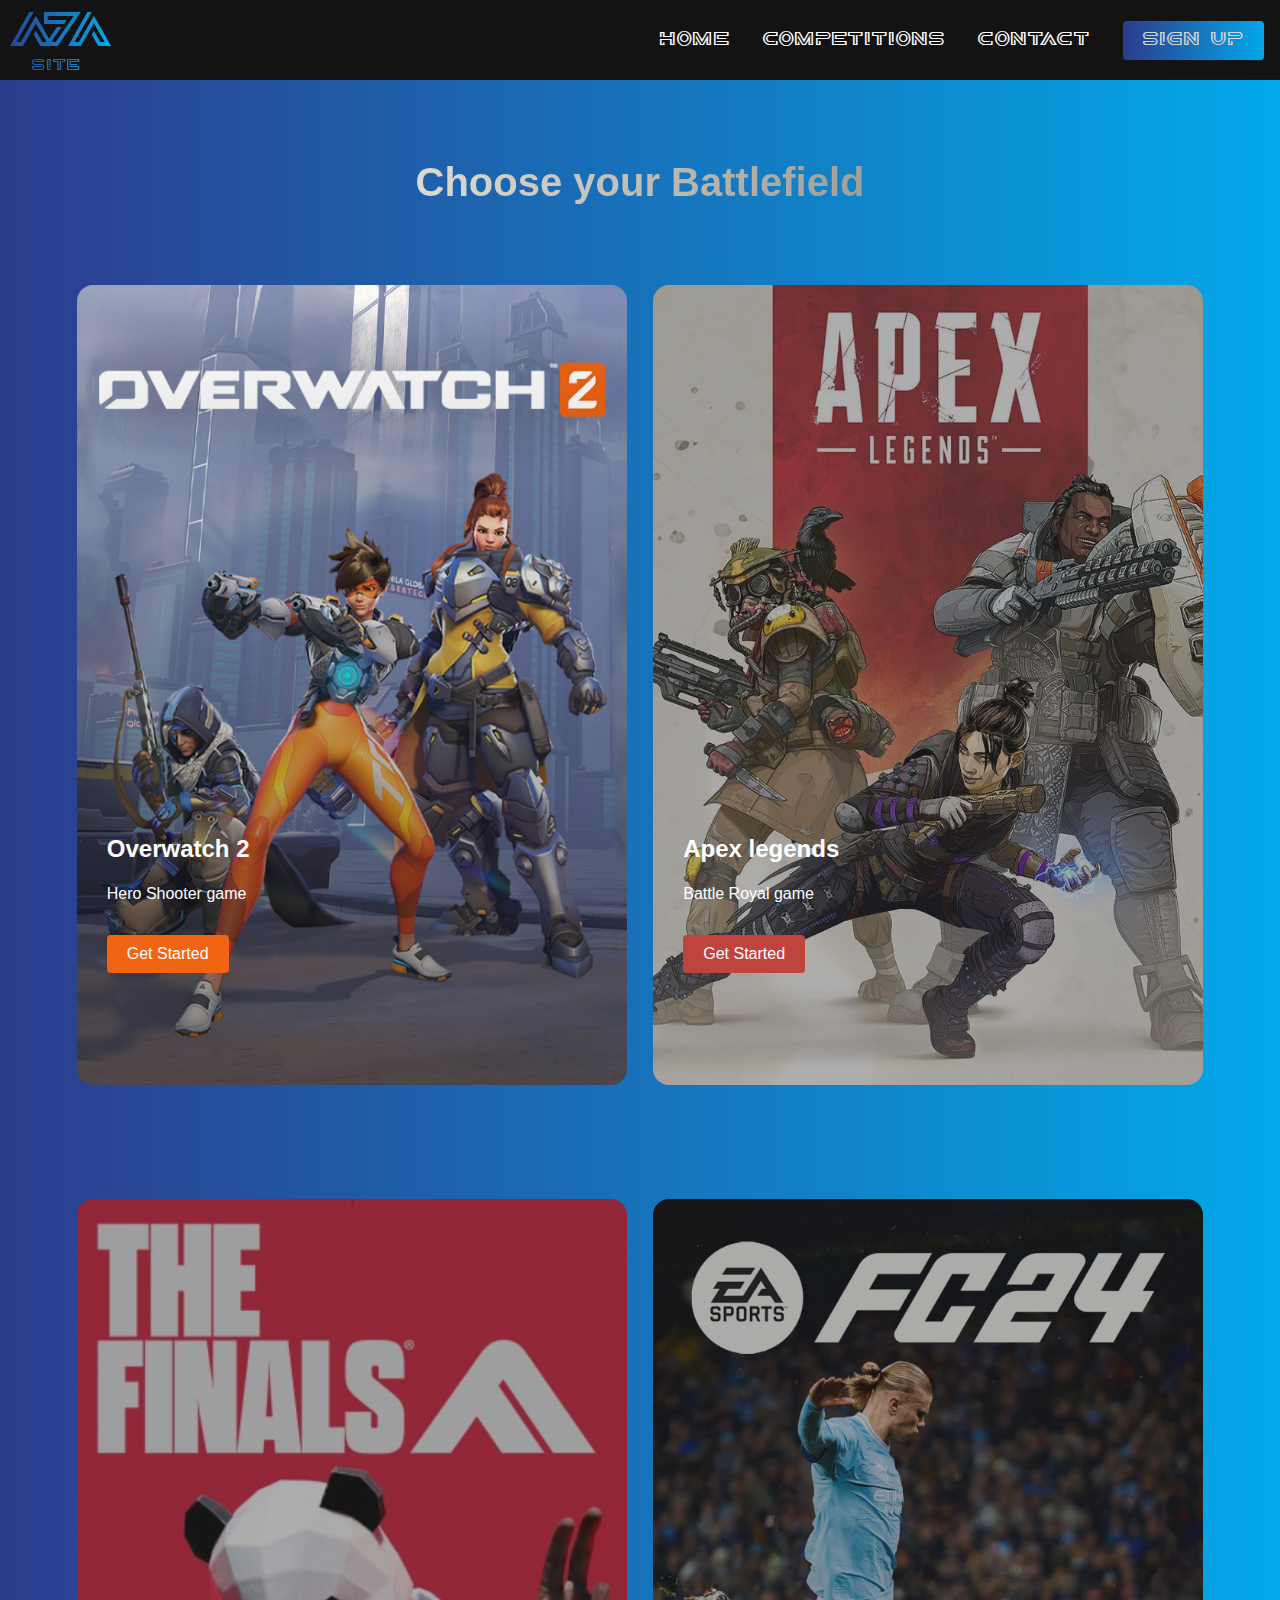
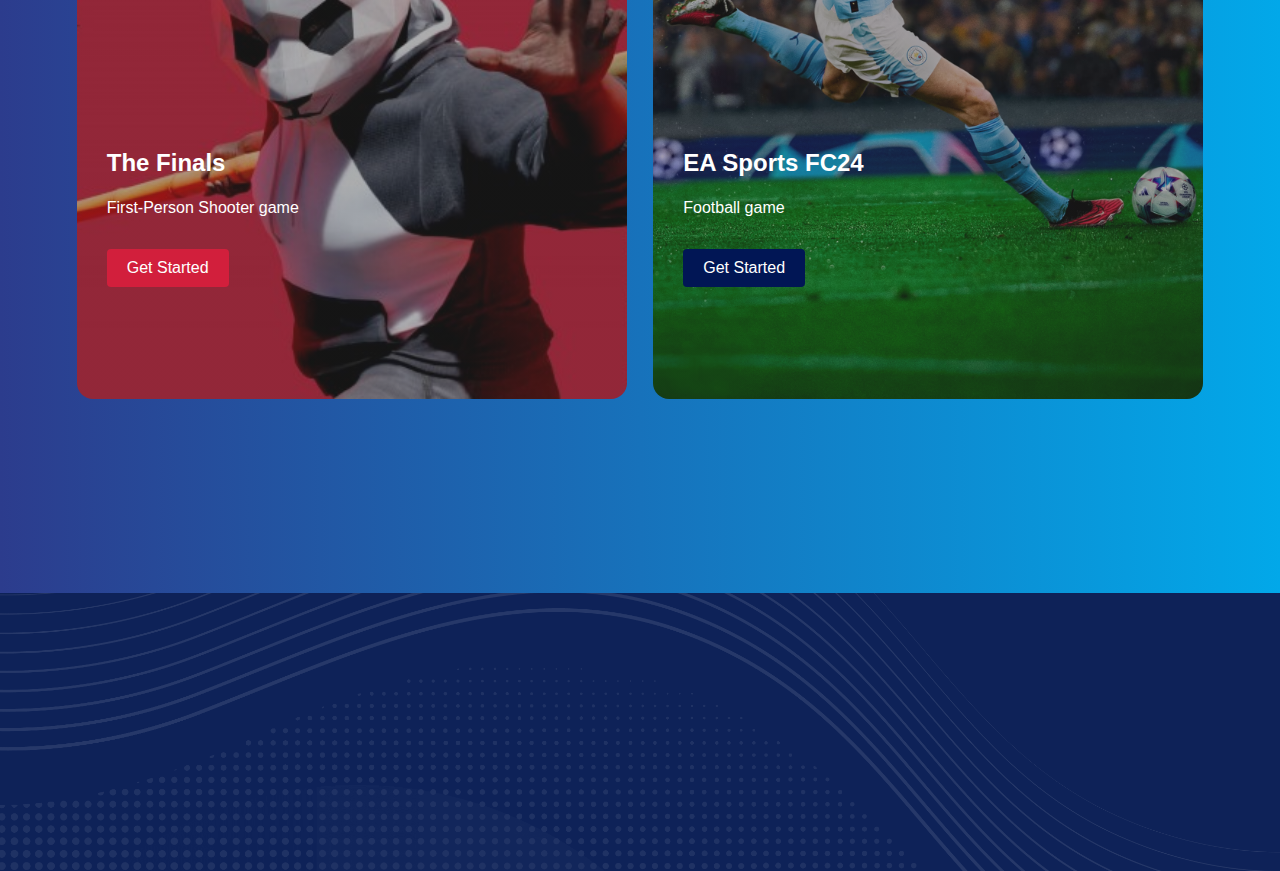
<file: competitions.html>
<!DOCTYPE html>
<html lang="en">
<head>
    <meta charset="UTF-8">
    <meta name="viewport" content="width=device-width, initial-scale=1.0">
    <link rel="stylesheet" href="competitions.css">
    <link rel="shortcut icon" type="x-icon" href="Screenshot_2023.png">
    <link rel="stylesheet" href="https://cdnjs.cloudflare.com/ajax/libs/font-awesome/6.5.1/css/all.min.css" 
    integrity="sha512-DTOQO9RWCH3ppGqcWaEA1BIZOC6xxalwEsw9c2QQeAIftl+Vegovlnee1c9QX4TctnWMn13TZye+giMm8e2LwA==" 
    crossorigin="anonymous" referrerpolicy="no-referrer" />

</head>
<body>
    <script src="animation.js"></script>
    
<!--navbar-->

    <nav class="navbar">
        <div class="navbar-container">
            <a href="https://eziovandox.github.io/A7A-site/index.html" id="navbar-logo">A7A <p>site</p></a>
            <div class="navbar-toggle" id="mobile-menu">
                <span class="bar"></span>
                <span class="bar"></span>
                <span class="bar"></span>
            </div>
            <ul class="navbar--menu">
                <li class="navbar--item">
                    <a href="https://eziovandox.github.io/A7A-site/index.html" class="navbar--links">Home</a>
                </li>
                <li class="navbar--item">
                    <a href="https://eziovandox.github.io/A7A-site/competitions.html" class="navbar--links">competitions</a>
                </li>
                <li class="navbar--item">
                    <a href="https://eziovandox.github.io/A7A-site/contact.html" class="navbar--links">Contact</a>
                </li>
                <li class="navbar--btn">
                    <a href="https://eziovandox.github.io/A7A-site/sign%20up.html" class="button">sign up</a>
                </li>
            </ul>
        </div>
    </nav>

    <!--hero part-->

    <div class="services--a7a">
    <div class="services--in">
        <div class="services">
            <div class="service--a7at">
            <h1>Choose your Battlefield</h1>
            <div class="services--container">
                <div class="services--card">
                    <h2>Overwatch 2</h2>
                    <p>Hero Shooter game</p>
                    <a href="https://eziovandox.github.io/A7A-site/sign%20up.html">Get Started</a>
                </div>
                <div class="services--card">
                    <h2>Apex legends</h2>
                    <p>Battle Royal game</p>
                    <a href="https://eziovandox.github.io/A7A-site/sign%20up.html">Get Started</a>
                </div>
                <div class="services--card">
                    <h2>The Finals</h2>
                    <p>First-Person Shooter game</p>
                    <a href="https://eziovandox.github.io/A7A-site/sign%20up.html">Get Started</a>
                </div>
                <div class="services--card">
                    <h2>EA Sports FC24</h2>
                    <p>Football game</p>
                    <a href="https://eziovandox.github.io/A7A-site/sign%20up.html">Get Started</a>
                </div>
            </div>
        </div>
    </div>
</div>
</div>

    <!--footer-->

    <div class="footer-distributed">
        <div class="footer-left animation">
            <div class="footer--logo">
                <a href="/index.html" id="footer--logo">
                    <i class="fas A7A"></i>A7A <p>site</p></a>
            </div>
                <p class="footer-links">
                    <a href="index.html">Home</a>
                    <a href="#about-us">About</a>
                    <a href="contact.html">Contact |</a>
                </p>
                <p class="footer-company-name">A7A site © 2024</p>
            </div>
            <div class="footer-center animation">
                <div>
                    <span>Just in case</span>
                    <p>If you have any qustion about our <br> 
                    ultimate competitions please</p>
                </div>
                <div>
                    <p><a href="contact.html">Contact Us</a></p>
                </div>
            </div>
            <div class="footer-right animation">
                <p class="footer-company-about">
                    <span>About the Competition</span>
                    There is nothing we could say more about these competitions,
                    beceause there are no competitions
                </p>
                <div class="footer-icons">
                    <a href="#"><i class="fa-brands fa-x-twitter"></i></a>
                    <a href="#"><i class="fa-brands fa-instagram"></i></a>
                    <a href="#"><i class="fa-brands fa-reddit-alien"></i></a>
                    <a href="#"><i class="fa-brands fa-discord"></i></a>
                </div>
        </div>
</div>
</body>
</html>
</file>
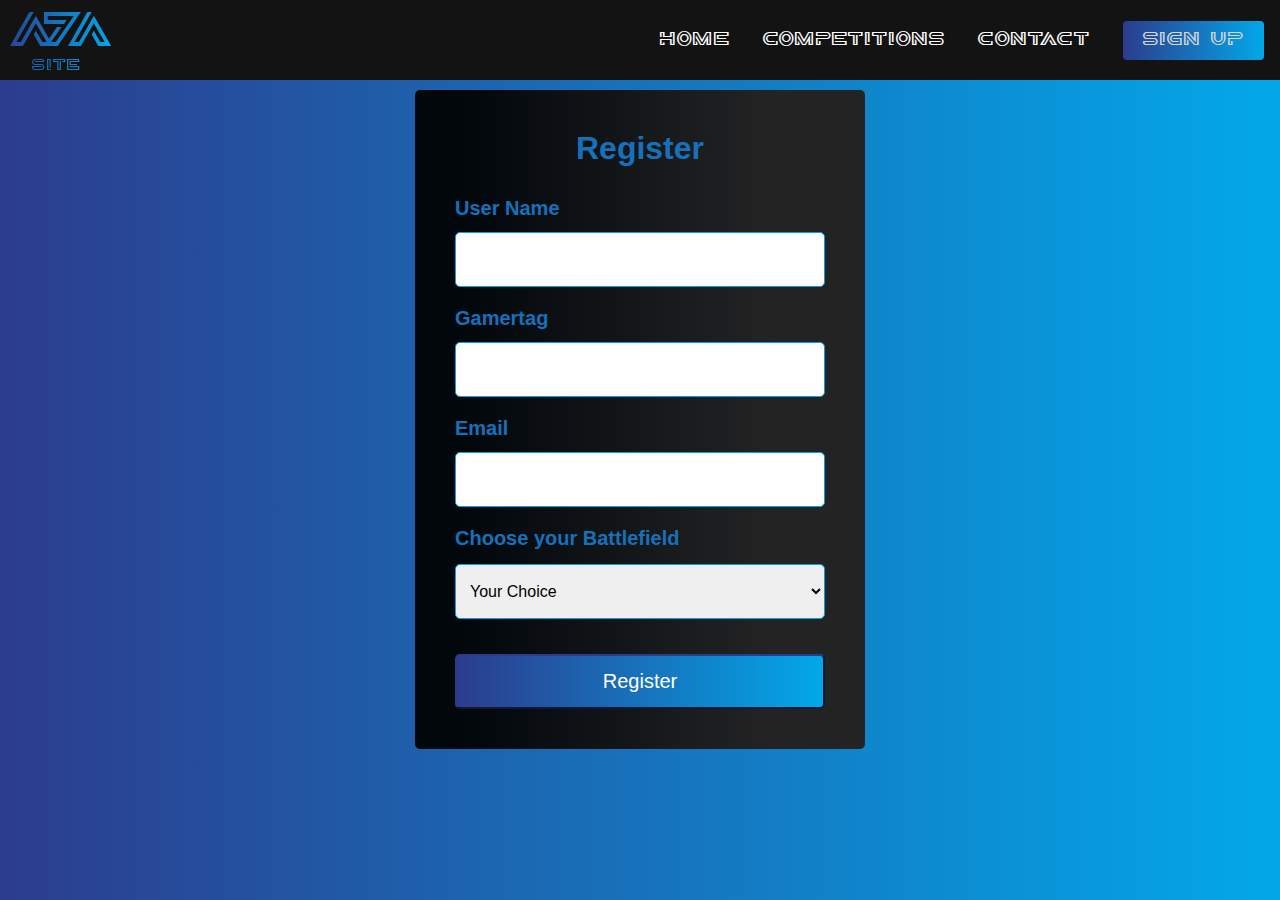
<file: sign up.html>
<!DOCTYPE html>
<html lang="en">
<head>
    <meta charset="UTF-8">
    <meta name="viewport" content="width=device-width, initial-scale=1.0">    <title>A7A site</title>
    <link rel="stylesheet" href="sign up.css">
    <link rel="shortcut icon" type="x-icon" href="Screenshot_2023.png">
    
</head>
<body>

        <!--navbar-->

    <nav class="navbar">
        <div class="navbar-container">
            <a href="https://eziovandox.github.io/A7A-site/index.html" id="navbar-logo">A7A <p>site</p></a>
            <div class="navbar-toggle" id="mobile-menu">
                <span class="bar"></span>
                <span class="bar"></span>
                <span class="bar"></span>
            </div>
            <ul class="navbar--menu">
                <li class="navbar--item">
                    <a href="https://eziovandox.github.io/A7A-site/index.html" class="navbar--links">Home</a>
                </li>
                <li class="navbar--item">
                    <a href="https://eziovandox.github.io/A7A-site/competitions.html" class="navbar--links">competitions</a>
                </li>
                <li class="navbar--item">
                    <a href="https://eziovandox.github.io/A7A-site/contact.html" class="navbar--links">Contact</a>
                </li>
                <li class="navbar--btn">
                    <a href="https://eziovandox.github.io/A7A-site/sign%20up.html" class="button">sign up</a>
                </li>
            </ul>
        </div>
    </nav>
    
    <!--sign up form-->

    <div class="container">
        <form action="" id="form">
            <h1>Register</h1>
            <div class="input-group">
            <label for="username">User Name</label>
            <input type="text" id="username" required>
            <div class="error"></div>
        </div>
        <div class="input-group">
            <label for="Gamertag">Gamertag</label>
            <input type="text" id="Gamertag" required> 
            <div class="error"></div>
        </div>
        <div class="input-group">
            <label for="email">Email</label>
            <input type="email" id="email" required>
            <div class="error"></div>
        </div>
        <div class="input-group">
            <label for="choose">Choose your Battlefield</label>
            <select type="text" id="choose">
                <option value="your choice">Your Choice</option>
                <option value="Overwatch 2">Overwatch 2</option>
                <option value="Apex Legends">Apex Legends</option>
                <option value="the finals">The Finals</option>
                <option value="ea Sport fc24">EA Sport FC24</option>
            </select>
            <div class="error"></div>
        </div>
        <div class="regester--botton">
            <button type="submit"><span class="regester--span">Register</span></button>
        </div>
    </form>
</div>

</body>
</html>
</file>
<file: competitions.css>
@font-face {
    font-family: 'garde';
    src: url(garde.woff);
    /*Garde otf (400) font*/
}
* {
    box-sizing: border-box ;
    margin:0 ;
    padding:0 ;
    font-family: 'Segoe UI', Tahoma, Geneva, Verdana, sans-serif;
    text-align: center;

}

.navbar{
    background: #131313;
    height: 80px;
    display: flex;
    justify-content: center;
    align-items: center;
    font-size: 1.2rem;
    position: sticky;
    top: 0;
    z-index: 999;
}

.navbar-container{
    display: flex;
    justify-content: space-between;
    height: 80px;
    z-index: 1;
    width: 100%;
    max-width: 1300px;
    margin: auto auto;
    padding: auto 50px;
}

#navbar-logo {
    background-color: #7e7e7e;
    background-image: linear-gradient(to right, #2c3c8d 0%, #02a8e9 100%);
    background-size: 100%;
    -webkit-background-clip: text;
    -moz-background-clip: text;
    -webkit-text-fill-color: transparent;
    -moz-text-fill-color: transparent;
    display: block;
    align-items: center;
    cursor: pointer;
    text-decoration: none;
    font-size: 3rem;
    letter-spacing: -16px;
    padding: 10px;
    font-family: 'garde';
}

#navbar-logo p{
    font-size: 1rem;
    font-family: 'garde';
    letter-spacing: 0;
    text-align: center;
}

.fa-gem{
    margin-right: 0.5rem;
}

.navbar--menu{
    display: flex;
    align-items: center;
    list-style: none;
    text-align: center;
    font-family: 'garde';
}

.navbar--item{
    height: 80px;
}

.navbar--links{
    color: white;
    display: flex;
    align-items: center;
    justify-content: center;
    text-decoration: none;
    padding: 0 1rem;
    height: 100%;
    font-family: 'garde';
}

.navbar--btn{
    display: flex;
    justify-content: center;
    align-items: center;
    padding: 0 1rem;
    width: 100%;
}

.button{
    display: flex;
    justify-content: center;
    align-items: center;
    text-decoration: none;
    padding: 10px 20px;
    height: 100%;
    width: 100%;
    border: none;
    outline: none;
    border-radius: 4px;
    background-image: linear-gradient(to right, #2c3c8d 0%, #02a8e9 100%);
    color: #d6d6d6;
    font-family: 'garde';
}

.button:hover{
    background: #d6d6d6;
    color: #02a8e9;
    transition: all 0.4s ease;
}

.navbar--links:hover{
    background-image: linear-gradient(to right, #2c3c8d 0%, #02a8e9 100%);
    transition: all 0.4s ease;
}

/*Services section*/

.animation {
    opacity: 0;
    transform: translateY(50px);
    transition: all 0.5s ease-in-out;
}


.services--a7a {
    padding-top: 80px;
    background-image: linear-gradient(to right, #2c3c8d 0%, #02a8e9 100%);
    padding-bottom: 80px;
}

.services--in {
    max-width: 1320px;
    width: 100%;
    margin: 0 auto;
    padding-right: 15px;
    padding-left: 15px;
}

.service--a7at {
    width: 100%;
}

.services{
    width: 100%;
    max-width: 100%;
}

.services h1{
    background-color: #fffa4a;
    background-image: linear-gradient(to right, rgba(255, 255, 255, 0.93) 11.2%, rgb(106, 104, 104) 100%);
    background-size: 100%;
    margin-bottom: 5rem;
    font-size: 2.5rem;
    -webkit-background-clip: text;
    -moz-background-clip: text;
    -webkit-text-fill-color: transparent;
    -moz-text-fill-color: transparent;
    text-align: center;
}

.services--container{
    width: 100%;

}

.services--card{
    height: 800px;
    width: 550px;
    background-image: linear-gradient(to bottom, rgba(0,0,0,0) 0%, rgba(17,17,17,0.5) 100%),
    url(overwatch.png);
    position: relative;
    color: #ffffff;
    margin-bottom: 110px;
    padding-left: 10px;
    padding-right: 10px;
    display: inline-block;
    margin-right: 11px;
    border-radius: 16px;
    margin-left: 11px;
    background-position: center;
    background-size: cover;
    background-repeat: no-repeat;
}

.services--card:nth-child(2){
    background-image: linear-gradient(to bottom, rgba(0,0,0,0) 0%, rgba(51, 51, 51, 0.4)0%),
    url(Apex\ Legends.png);
}

.services--card:nth-child(3){
    background-image: linear-gradient(to bottom, rgba(0,0,0,0) 0%, rgba(51, 51, 51, 0.4)0%),
    url(the\ finals.jpg);
}

.services--card:nth-child(4){
    background-image: linear-gradient(to bottom, rgba(0,0,0,0) 0%, rgba(51, 51, 51, 0.4)0%),
    url(EAfc24.png);
}

.services h2{
    position: absolute;
    top: 550px;
    left: 30px;
}

.services--card p{
    position: absolute;
    top: 600px;
    left: 30px;
}

.services--card a{
    color: white;
    padding: 10px 20px;
    border: none;
    outline: none;
    border-radius: 4px;
    background: #f06414;
    position: absolute;
    top: 650px;
    left: 30px;
    font-size: 1rem;
    cursor: pointer;
    text-decoration: none;
}

.services--card:nth-child(2) a{
    background: #bf443e;
}
.services--card:nth-child(3) a{
    background: #d21f3c;
}
.services--card:nth-child(4) a{
    background: #011655;
}

.services--card:hover{
    transform: scale(1.075);
    transition: 0.2s ease-in;
    cursor: pointer;
}


/*Footer*/

#footer--logo{
    background-color: #7e7e7e;
    background-image: linear-gradient(to right, #2c3c8d 0%, #02a8e9 100%);
    background-size: 100%;
    -webkit-background-clip: text;
    -moz-background-clip: text;
    -webkit-text-fill-color: transparent;
    -moz-text-fill-color: transparent;
    display: block;
    align-items: center;
    cursor: pointer;
    text-decoration: none;
    font-size: 4rem;
    letter-spacing: -20px;
    font-family: 'garde';
}

#footer--logo p{
    font-size: 1.2rem;
    font-family: 'garde';
    letter-spacing: 0;
    text-align: center;
}


section {
    width: 100%;
    display: inline-block;
    background: #333;
    height: 50vh;
    text-align: center;
    font-size: 22px;
    font-weight: 700;
    text-decoration: underline;
}

.footer-distributed{
	background: #0e2258;
	box-shadow: 0 1px 1px 0 rgba(0, 0, 0, 0.12);
	background-image: url(a42a.png);
	box-sizing: border-box;
	width: 100%;
	text-align: left;
	padding: 55px 50px;
	font-family: 'Segoe UI', Tahoma, Geneva, Verdana, sans-serif;
	max-width: 100%;
	height: auto;
	vertical-align: middle;
	border-style: none;
	object-fit: cover;
	background-size: cover;
	background-position: center center;
	background-repeat: no-repeat;
	transition: all 0.5s ease;
}

.footer-distributed .footer-left,
.footer-distributed .footer-center,
.footer-distributed .footer-right{
	display: inline-block;
	vertical-align: top; 
}

span {
    display: block;
    color: #ffffff;
    font-size: 14px;
    font-weight: bold;
    margin-bottom: 20px;
}
/* Footer left */

.footer-distributed .footer-left{
	width: 24%;
	margin-top: -10px;
}

/* The company logo */

.footer-distributed h3{
	color:  #ffffff;
	font: normal 36px 'Open Sans', cursive;
	margin: 0;
}

.footer-distributed h3 span{
	color:  lightseagreen;
}

/* Footer links */

.footer-distributed .footer-links{
	color:  #ffffff;
	margin: 20px 0 12px;
	padding: 0;
	text-align: center;
}

.footer-distributed .footer-links a{
	display:inline-block;
	line-height: 1.8;
    font-weight:400;
	text-decoration: none;
	color:  inherit;
}

.footer-distributed .footer-company-name{
	color: #5f5f5f;
	font-size: 14px;
	font-weight: normal;
	margin: 0;
}

/* Footer Center */

.footer-distributed .footer-center{
	width: 49%;
}

.footer-distributed .footer-center i{
	background-color:  #33383b;
	color: #ffffff;
	font-size: 25px;
	width: 38px;
	height: 38px;
	border-radius: 50%;
	text-align: center;
	line-height: 42px;
	margin: 10px 15px;
	vertical-align: middle;
}

.footer-distributed .footer-center i.fa-envelope{
	font-size: 17px;
	line-height: 38px;
}

.footer-distributed .footer-center p{
	display: inline-block;
	color: #92999f;
	font-weight:400;
	vertical-align: middle;
	margin:0;
	font-size: 13px;
}

.footer-distributed .footer-center p span{
	display:block;
	font-weight: normal;
	font-size:14px;
	line-height:2;
}

.footer-distributed .footer-center p a{
	color:  lightseagreen;
	text-decoration: none;;
}

.footer-distributed .footer-links a:before {
    content: "|";
    font-weight:300;
    font-size: 20px;
    left: 0;
    color: #fff;
    display: inline-block;
    padding-right: 5px;
}

/* Footer Right */

.footer-distributed .footer-right{
	width: 25%;
}

.footer-distributed .footer-company-about{
	line-height: 20px;
	color:  #92999f;
	font-size: 13px;
	font-weight: normal;
	margin: 0;
}

.footer-distributed .footer-company-about span{
	display: block;
	color:  #ffffff;
	font-size: 14px;
	font-weight: bold;
	margin-bottom: 20px;
}

.footer-distributed .footer-icons{
	margin-top: 25px;
}

.footer-distributed .footer-icons a{
	display: inline-block;
	width: 35px;
	height: 35px;
	cursor: pointer;
	background-color:  #33383b;
	border-radius: 2px;
	font-size: 20px;
	color: #ffffff;
	text-align: center;
	line-height: 35px;
	margin-right: 3px;
	margin-bottom: 5px;
}
</file>
<file: sign up.css>
@font-face {
    font-family: 'garde';
    src: url(garde.woff);
    /*Garde otf (400) font*/
}
* {
    box-sizing: border-box ;
    margin:0 ;
    padding:0 ;
    font-family: 'Segoe UI', Tahoma, Geneva, Verdana, sans-serif;
}

.navbar{
    background: #131313;
    height: 80px;
    display: flex;
    justify-content: center;
    align-items: center;
    font-size: 1.2rem;
    position: sticky;
    top: 0;
    z-index: 999;
}

.navbar-container{
    display: flex;
    justify-content: space-between;
    height: 80px;
    z-index: 1;
    width: 100%;
    max-width: 1300px;
    margin: auto auto;
    padding: auto 50px;
}

#navbar-logo {
    background-color: #7e7e7e;
    background-image: linear-gradient(to right, #2c3c8d 0%, #02a8e9 100%);
    background-size: 100%;
    -webkit-background-clip: text;
    -moz-background-clip: text;
    -webkit-text-fill-color: transparent;
    -moz-text-fill-color: transparent;
    display: block;
    align-items: center;
    cursor: pointer;
    text-decoration: none;
    font-size: 3rem;
    letter-spacing: -16px;
    padding: 10px;
    font-family: 'garde';
}

#navbar-logo p{
    font-size: 1rem;
    font-family: 'garde';
    letter-spacing: 0;
    text-align: center;
}

.navbar--menu{
    display: flex;
    align-items: center;
    list-style: none;
    text-align: center;
    font-family: 'garde';
}

.navbar--item{
    height: 80px;
}

.navbar--links{
    color: white;
    display: flex;
    align-items: center;
    justify-content: center;
    text-decoration: none;
    padding: 0 1rem;
    height: 100%;
    font-family: 'garde';
}

.navbar--btn{
    display: flex;
    justify-content: center;
    align-items: center;
    padding: 0 1rem;
    width: 100%;
}

.button{
    display: flex;
    justify-content: center;
    align-items: center;
    text-decoration: none;
    padding: 10px 20px;
    height: 100%;
    width: 100%;
    border: none;
    outline: none;
    border-radius: 4px;
    background-image: linear-gradient(to right, #2c3c8d 0%, #02a8e9 100%);
    color: #d6d6d6;
    font-family: 'garde';
}

.button:hover{
    background: #d6d6d6;
    color: #02a8e9;
    transition: all 0.4s ease;
}

.navbar--links:hover{
    background-image: linear-gradient(to right, #2c3c8d 0%, #02a8e9 100%);
    transition: all 0.4s ease;
}

/*sign up*/

body{
    background: rgb(34,193,195);
    background: linear-gradient(to right, #2c3c8d 0%, #02a8e9 100%);
    background-attachment: fixed;
    margin:0;
}

#form{
    width: 450px;
    margin: 10px auto auto;
    background: linear-gradient(to right, rgba(0, 0, 0, 0.93) 11.2%, rgb(35, 35, 35) 78.9%);
    border-radius: 5px;
    padding: 40px 40px 25px 40px;
}

form#form h1{
    text-align: center;
    color:#1771ba;
    margin-bottom: 30px;
}

#form button{
    background: linear-gradient(to right, #2c3c8d 0%, #02a8e9 100%);
    color:white;
    border-radius: 5px;
    padding:10px;
    margin:15px 0px;
    cursor:pointer;
    font-size:20px;
    width:100%;
    border-color: #2c3c8d;
    height: 55px;
}

.input-group{
    display:flex;
    flex-direction: column;
    margin-bottom: 15px;
    color: #1771ba;
}

.input-group input{
    border-radius: 5px;
    font-size:20px;
    margin-top:5px;
    padding:7px;
    border:1px solid #04a2e4;
    height: 55px;
}

.input-group input:focus{
    outline:0;
}

.input-group .error{
    color:rgb(242, 18, 18);
    font-size:16px;
    margin-top: 5px;
}

.input-group.success input{
    border-color: #0cc477;
}

.input-group.error input{
    border-color:rgb(206, 67, 67);
}

#choose{
    padding: 10px;
    border-radius: 5px;
    font-size: 1rem;
    margin-top: 7px;
    border: 1px solid #04a2e4;
    height: 55px;
}

.input-group label {
    font-size: 20px;
    font-weight: 600;
    margin-bottom: 7px;
    border-radius: 5px;
}
</file>
